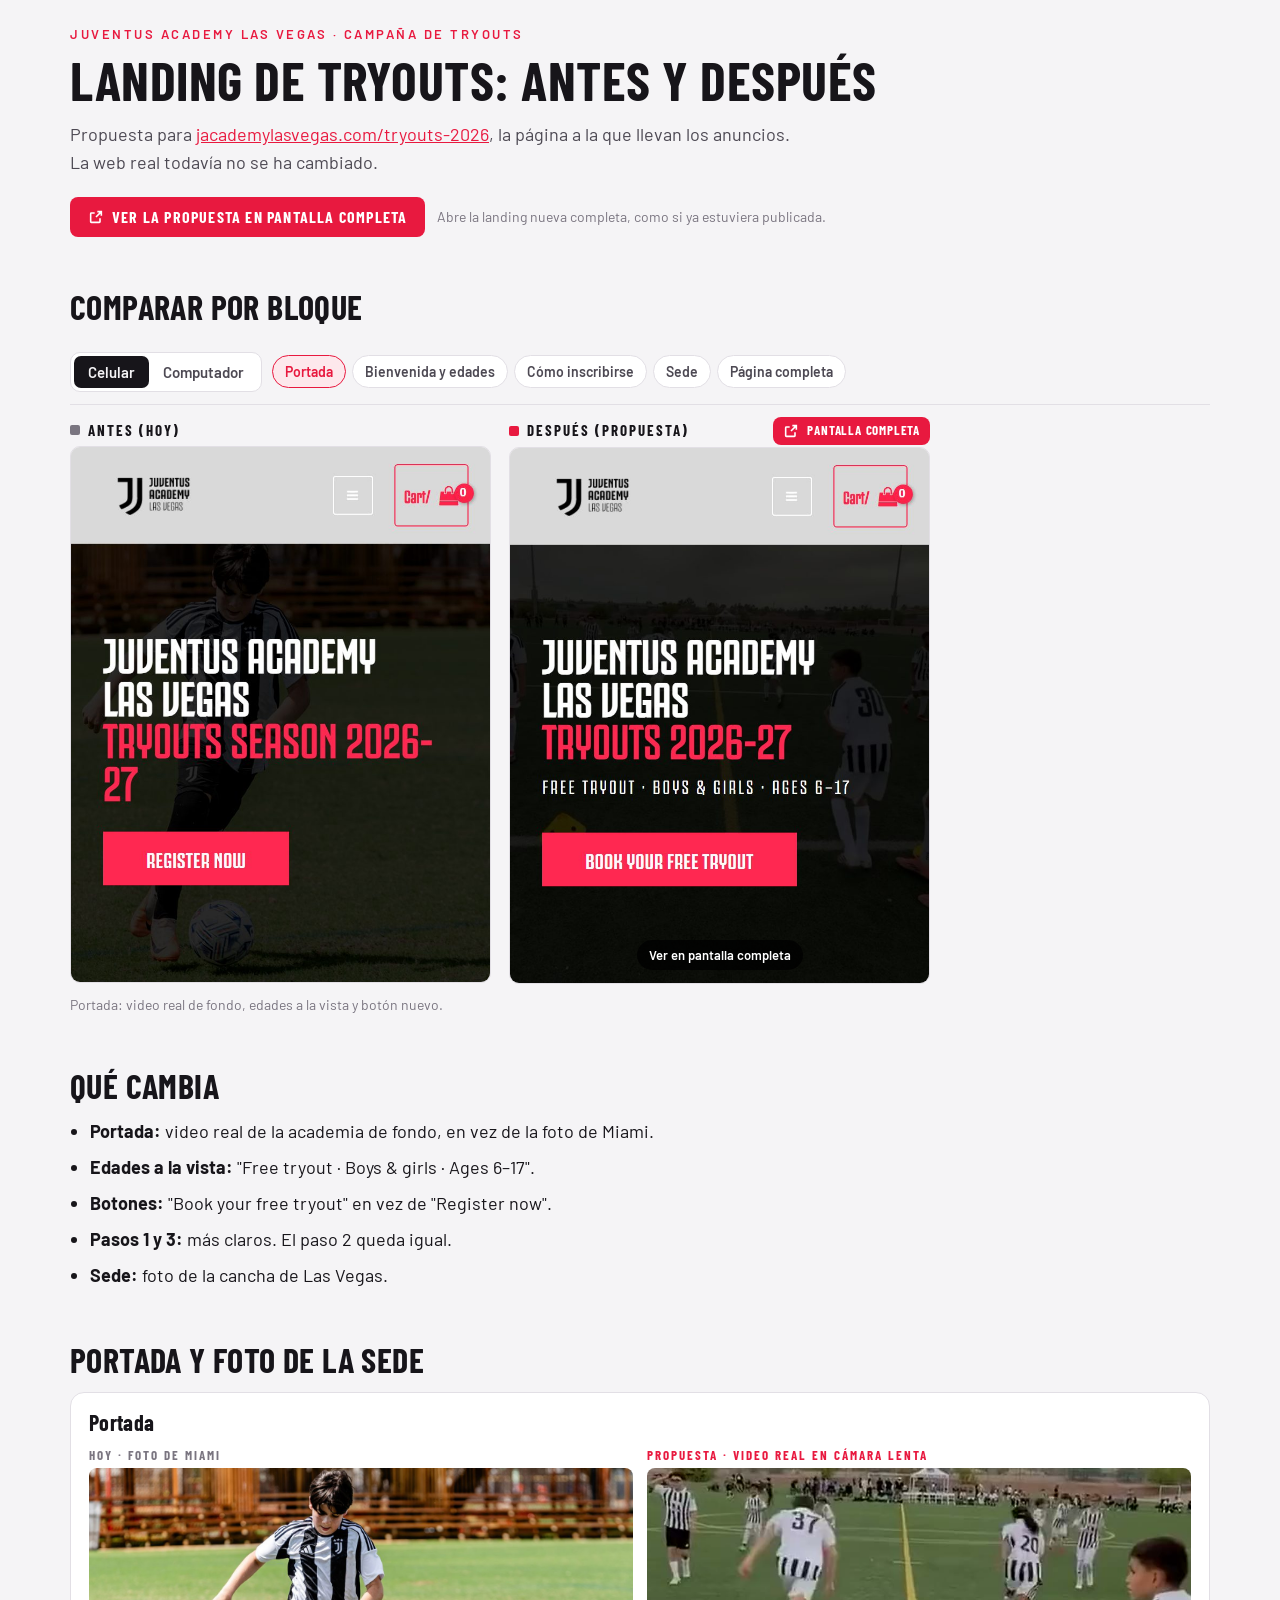
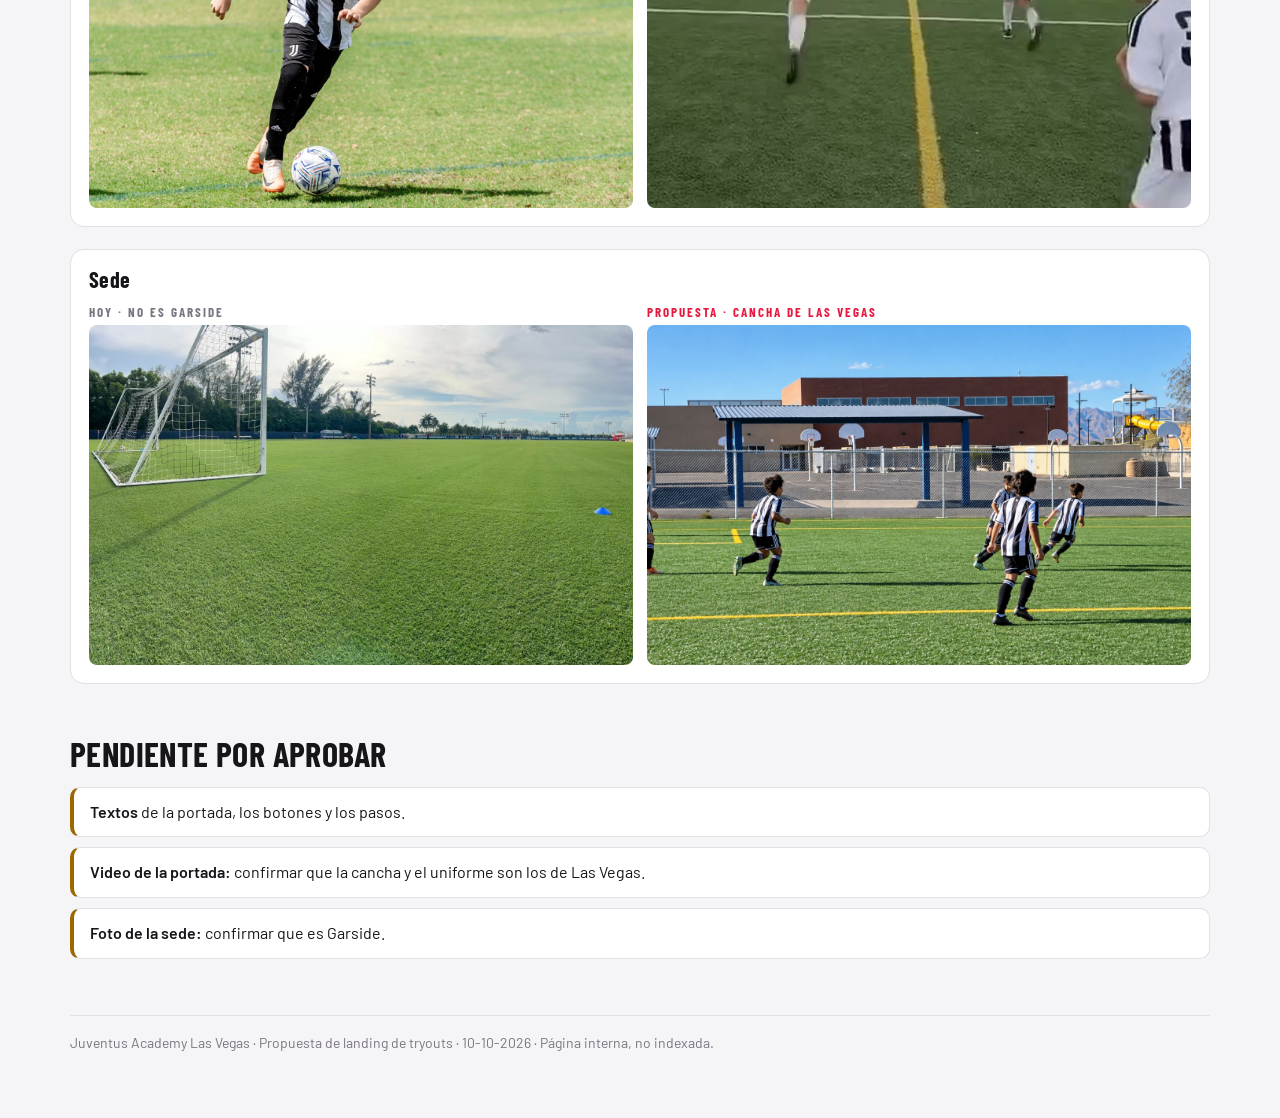
<file: index.html>
<!doctype html>
<html lang="es">
<head>
<meta charset="utf-8">
<meta name="viewport" content="width=device-width, initial-scale=1, viewport-fit=cover">
<meta name="robots" content="noindex, nofollow">
<title>Landing Tryouts Las Vegas</title>
<link rel="preconnect" href="https://fonts.googleapis.com">
<link rel="preconnect" href="https://fonts.gstatic.com" crossorigin>
<link rel="stylesheet" href="https://fonts.googleapis.com/css2?family=Barlow+Condensed:wght@600;700&family=Barlow:wght@400;500;600&display=swap">
<style>
:root{
  --bg:#f5f4f6; --panel:#ffffff; --ink:#17151a; --ink2:#4d4953; --muted:#7a7580; --line:#e2dfe5;
  --accent:#e8193f; --accent-soft:#fde8ec; --ok:#1d7a4a; --ok-soft:#e3f3ea; --warn:#9a6a00; --warn-soft:#fbf1d9;
  color-scheme:light;
}
@media (prefers-color-scheme: dark){
  :root:not([data-theme="light"]){
    --bg:#121114; --panel:#1c1a1f; --ink:#f2f0f4; --ink2:#c4bfca; --muted:#8f8996; --line:#2f2c34;
    --accent:#ff4a68; --accent-soft:#3a1720; --ok:#5cc98c; --ok-soft:#14301f; --warn:#e7b84a; --warn-soft:#352a10;
    color-scheme:dark;
  }
}
:root[data-theme="dark"]{
  --bg:#121114; --panel:#1c1a1f; --ink:#f2f0f4; --ink2:#c4bfca; --muted:#8f8996; --line:#2f2c34;
  --accent:#ff4a68; --accent-soft:#3a1720; --ok:#5cc98c; --ok-soft:#14301f; --warn:#e7b84a; --warn-soft:#352a10;
  color-scheme:dark;
}
*{box-sizing:border-box}
body{margin:0;background:var(--bg);color:var(--ink);font:16px/1.55 Barlow,system-ui,-apple-system,"Segoe UI",sans-serif}
.wrap{max-width:1180px;margin:0 auto;padding-inline:20px;padding-block:28px 64px}
h1,h2,h3{font-family:"Barlow Condensed",Barlow,system-ui,sans-serif;line-height:1.08;text-wrap:balance;margin:0}
h1{font-size:clamp(34px,6vw,54px);text-transform:uppercase;letter-spacing:.5px}
h2{font-size:clamp(26px,3.6vw,34px);text-transform:uppercase;letter-spacing:.4px;margin-bottom:14px}
h3{font-size:22px;letter-spacing:.3px}
p{margin:0 0 10px;max-width:72ch}
a{color:var(--accent)}
.eyebrow{font:600 13px/1 Barlow,sans-serif;letter-spacing:2.5px;text-transform:uppercase;color:var(--accent);margin-bottom:10px}
.lead{color:var(--ink2);font-size:18px;margin-top:12px}
.aviso{margin-top:18px;display:flex;gap:10px;flex-wrap:wrap}
.chip{display:inline-flex;align-items:center;gap:6px;padding:6px 12px;border-radius:999px;font-size:14px;font-weight:600;background:var(--panel);border:1px solid var(--line);color:var(--ink2)}
.chip.ok{background:var(--ok-soft);border-color:transparent;color:var(--ok)}
.chip.warn{background:var(--warn-soft);border-color:transparent;color:var(--warn)}
section{margin-top:52px}
.bar{position:sticky;top:env(safe-area-inset-top,0px);z-index:5;background:var(--bg);padding-block:12px;display:flex;flex-wrap:wrap;gap:10px;align-items:center;border-bottom:1px solid var(--line)}
.seg{display:inline-flex;background:var(--panel);border:1px solid var(--line);border-radius:10px;padding:3px}
.seg button{font:600 15px Barlow,sans-serif;border:0;background:transparent;color:var(--ink2);padding:7px 14px;border-radius:7px;cursor:pointer}
.seg button[aria-pressed="true"]{background:var(--ink);color:var(--bg)}
.tabs{display:flex;gap:6px;flex-wrap:wrap}
.tabs button{font:600 14px Barlow,sans-serif;border:1px solid var(--line);background:var(--panel);color:var(--ink2);padding:7px 12px;border-radius:999px;cursor:pointer}
.tabs button[aria-pressed="true"]{border-color:var(--accent);color:var(--accent);background:var(--accent-soft)}
.cmp{display:grid;grid-template-columns:1fr 1fr;gap:18px;margin-top:18px;align-items:start}
.cmp.movil{max-width:860px}
.cmp figure{margin:0;min-width:0}
.cmp figcaption{flex-wrap:wrap;font:700 15px/1 "Barlow Condensed",sans-serif;letter-spacing:2px;text-transform:uppercase;margin-bottom:8px;display:flex;align-items:center;gap:8px}
.cmp figcaption::before{content:"";width:10px;height:10px;border-radius:2px;background:var(--muted)}
.cmp figure.d figcaption::before{background:var(--accent)}
.cmp img{display:block;width:100%;height:auto;border-radius:10px;border:1px solid var(--line);background:#000}
.cmp.completa{max-height:78vh;overflow:auto;padding-right:4px}
@media (max-width:720px){ .cmp.pc{grid-template-columns:1fr} }
.nota-sec{color:var(--muted);font-size:14px;margin-top:10px}
.tabla{overflow-x:auto;border:1px solid var(--line);border-radius:12px;background:var(--panel)}
table{border-collapse:collapse;width:100%;min-width:760px;font-size:15px}
th,td{text-align:left;vertical-align:top;padding:12px 14px;border-bottom:1px solid var(--line)}
th{font:600 13px Barlow,sans-serif;letter-spacing:1.5px;text-transform:uppercase;color:var(--muted);background:var(--bg)}
tr:last-child td{border-bottom:0}
td.antes{color:var(--muted);text-decoration:line-through;text-decoration-color:color-mix(in srgb,var(--muted) 55%,transparent)}
td.despues{font-weight:600}
td .tag{display:inline-block;margin-top:6px;font-size:12px;font-weight:600;padding:2px 8px;border-radius:999px;background:var(--warn-soft);color:var(--warn)}
.fotos{display:grid;gap:22px}
.foto{background:var(--panel);border:1px solid var(--line);border-radius:14px;padding:18px;display:grid;gap:14px}
.foto .par{display:grid;grid-template-columns:1fr 1fr;gap:14px}
.foto .par > div{min-width:0}
.foto .par img,.foto .par video{width:100%;aspect-ratio:16/10;object-fit:cover;border-radius:8px;display:block;background:#000}
.foto .lbl{font:700 13px/1 "Barlow Condensed",sans-serif;letter-spacing:2px;text-transform:uppercase;color:var(--muted);margin-bottom:6px}
.foto .lbl.d{color:var(--accent)}
.foto ul{margin:0;padding-left:18px;color:var(--ink2)}
.foto li{margin-bottom:4px}
@media (max-width:560px){ .foto .par{grid-template-columns:1fr} }
.pend{display:grid;gap:10px;counter-reset:n}
.pend > div{background:var(--panel);border:1px solid var(--line);border-left:4px solid var(--warn);border-radius:10px;padding:12px 16px}
.pend b{font-weight:600}
.opciones{display:flex;gap:8px;flex-wrap:wrap;margin-top:8px}
.opciones span{font-size:14px;padding:4px 10px;border-radius:6px;background:var(--bg);border:1px solid var(--line)}
.demo-btn{display:inline-flex;align-items:center;gap:8px;background:var(--accent);color:#fff;text-decoration:none;font:700 16px/1 "Barlow Condensed",Barlow,sans-serif;letter-spacing:1.2px;text-transform:uppercase;padding:12px 18px;border-radius:8px}
.demo-btn:hover{filter:brightness(1.08)}
.demo-btn svg{width:16px;height:16px}
.demo-btn.chico{font-size:13px;padding:6px 10px;margin:-6px 0 -6px auto;letter-spacing:.8px}
.cmp figure.d a.abrir{display:block;position:relative}
.cmp figure.d a.abrir::after{content:"Ver en pantalla completa";position:absolute;left:50%;bottom:14px;transform:translateX(-50%);background:rgba(0,0,0,.78);color:#fff;font:600 13px Barlow,sans-serif;padding:7px 12px;border-radius:999px;white-space:nowrap;pointer-events:none}
.cmp figure.d a.abrir:hover img{outline:3px solid var(--accent);outline-offset:-3px}
.demo-cta{margin-top:20px;display:flex;flex-wrap:wrap;gap:12px;align-items:center}
.demo-cta small{color:var(--muted);font-size:14px;max-width:60ch}
.corto{margin:0;padding-left:20px;font-size:18px;display:grid;gap:8px;max-width:70ch}
footer{margin-top:56px;color:var(--muted);font-size:14px;border-top:1px solid var(--line);padding-top:16px}
</style>
</head>
<body>
<div class="wrap">

<header>
  <div class="eyebrow">Juventus Academy Las Vegas · Campaña de tryouts</div>
  <h1>Landing de tryouts: antes y después</h1>
  <p class="lead">Propuesta para <a href="https://jacademylasvegas.com/tryouts-2026/" target="_blank" rel="noopener">jacademylasvegas.com/tryouts-2026</a>, la página a la que llevan los anuncios. La web real todavía no se ha cambiado.</p>
  
  <div class="demo-cta">
    <a class="demo-btn" href="demo/" target="_blank" rel="noopener"><svg viewBox="0 0 24 24" fill="none" stroke="currentColor" stroke-width="2.4" aria-hidden="true"><path d="M14 4h6v6M20 4l-8 8M18 14v5a1 1 0 0 1-1 1H5a1 1 0 0 1-1-1V7a1 1 0 0 1 1-1h5"/></svg>Ver la propuesta en pantalla completa</a>
    <small>Abre la landing nueva completa, como si ya estuviera publicada.</small>
  </div>
</header>

<section id="comparar">
  <h2>Comparar por bloque</h2>
  <div class="bar">
    <div class="seg" role="group" aria-label="Dispositivo">
      <button type="button" data-tam="movil" aria-pressed="true">Celular</button>
      <button type="button" data-tam="pc" aria-pressed="false">Computador</button>
    </div>
    <div class="tabs" role="group" aria-label="Bloque">
      <button type="button" data-blq="hero" aria-pressed="true">Portada</button>
      <button type="button" data-blq="bienvenida" aria-pressed="false">Bienvenida y edades</button>
      <button type="button" data-blq="pasos" aria-pressed="false">Cómo inscribirse</button>
      <button type="button" data-blq="sede" aria-pressed="false">Sede</button>
      <button type="button" data-blq="completa" aria-pressed="false">Página completa</button>
    </div>
  </div>
  <div class="cmp movil" id="cmp">
    <figure><figcaption>Antes (hoy)</figcaption><img id="imgA" src="img/movil_antes_hero.jpg" alt="Versión actual de la landing"></figure>
    <figure class="d"><figcaption>Después (propuesta) <a class="demo-btn chico" href="demo/" target="_blank" rel="noopener"><svg viewBox="0 0 24 24" fill="none" stroke="currentColor" stroke-width="2.4" aria-hidden="true"><path d="M14 4h6v6M20 4l-8 8M18 14v5a1 1 0 0 1-1 1H5a1 1 0 0 1-1-1V7a1 1 0 0 1 1-1h5"/></svg>Pantalla completa</a></figcaption><a class="abrir" href="demo/" target="_blank" rel="noopener" title="Ver la propuesta en pantalla completa"><img id="imgD" src="img/movil_despues_hero.jpg" alt="Versión propuesta de la landing"></a></figure>
  </div>
  <p class="nota-sec" id="nota">Portada: video real de fondo, edades a la vista y botón nuevo.</p>
</section>

<section id="textos">
  <h2>Qué cambia</h2>
  <ul class="corto">
    <li><b>Portada:</b> video real de la academia de fondo, en vez de la foto de Miami.</li>
    <li><b>Edades a la vista:</b> "Free tryout · Boys &amp; girls · Ages 6–17".</li>
    <li><b>Botones:</b> "Book your free tryout" en vez de "Register now".</li>
    <li><b>Pasos 1 y 3:</b> más claros. El paso 2 queda igual.</li>
    <li><b>Sede:</b> foto de la cancha de Las Vegas.</li>
  </ul>
</section>

<section id="fotos">
  <h2>Portada y foto de la sede</h2>
  <div class="fotos">
    <article class="foto">
      <h3>Portada</h3>
      <div class="par">
        <div><div class="lbl">Hoy · foto de Miami</div><img src="img/actual_hero_miami.jpg" alt="Fondo actual: jugador en una cancha de Miami"></div>
        <div><div class="lbl d">Propuesta · video real en cámara lenta</div><video class="vprop" src="img/heroC_pc.mp4" poster="img/heroC_pc_poster.jpg" muted autoplay loop playsinline aria-label="Video real: el equipo con el uniforme de Juventus entrenando y la bandera de Juventus"></video></div>
      </div>
    </article>
    <article class="foto">
      <h3>Sede</h3>
      <div class="par">
        <div><div class="lbl">Hoy · no es Garside</div><img src="img/actual_sede.jpg" alt="Foto actual de la sede: cancha con palmeras"></div>
        <div><div class="lbl d">Propuesta · cancha de Las Vegas</div><img src="img/garside_campo_lv.jpg" alt="Cancha de Las Vegas con jugadores con el uniforme de Juventus"></div>
      </div>
    </article>
  </div>
</section>

<section id="pendiente">
  <h2>Pendiente por aprobar</h2>
  <div class="pend">
    <div><b>Textos</b> de la portada, los botones y los pasos.</div>
    <div><b>Video de la portada:</b> confirmar que la cancha y el uniforme son los de Las Vegas.</div>
    <div><b>Foto de la sede:</b> confirmar que es Garside.</div>
  </div>
</section>

<footer>Juventus Academy Las Vegas · Propuesta de landing de tryouts · 10-10-2026 · Página interna, no indexada.</footer>
</div>

<script>
(function () {
  var tam = 'movil', blq = 'hero';
  var notas = {
    hero: 'Portada: video real de fondo, edades a la vista y botón nuevo.',
    bienvenida: 'Bienvenida: botones nuevos y el rango de edades en el titular.',
    pasos: 'Cómo inscribirse: pasos 1 y 3 más claros; el paso 2 queda igual.',
    sede: 'Sede: foto de la cancha de Las Vegas.',
    completa: 'Página completa: desliza dentro del recuadro.'
  };
  var cmp = document.getElementById('cmp'), A = document.getElementById('imgA'), D = document.getElementById('imgD'), nota = document.getElementById('nota');
  function pintar() {
    A.src = 'img/' + tam + '_antes_' + blq + '.jpg';
    D.src = 'img/' + tam + '_despues_' + blq + '.jpg';
    cmp.className = 'cmp ' + tam + (blq === 'completa' ? ' completa' : '');
    nota.textContent = notas[blq];
    document.querySelectorAll('[data-tam]').forEach(function (b) { b.setAttribute('aria-pressed', b.dataset.tam === tam); });
    document.querySelectorAll('[data-blq]').forEach(function (b) { b.setAttribute('aria-pressed', b.dataset.blq === blq); });
  }
  document.querySelectorAll('[data-tam]').forEach(function (b) { b.addEventListener('click', function () { tam = b.dataset.tam; pintar(); }); });
  document.querySelectorAll('[data-blq]').forEach(function (b) { b.addEventListener('click', function () { blq = b.dataset.blq; pintar(); }); });
  ['movil', 'pc'].forEach(function (t) { ['hero', 'bienvenida', 'pasos', 'sede'].forEach(function (k) { ['antes', 'despues'].forEach(function (f) { var i = new Image(); i.src = 'img/' + t + '_' + f + '_' + k + '.jpg'; }); }); });
})();
</script>
</body>
</html>
</file>
